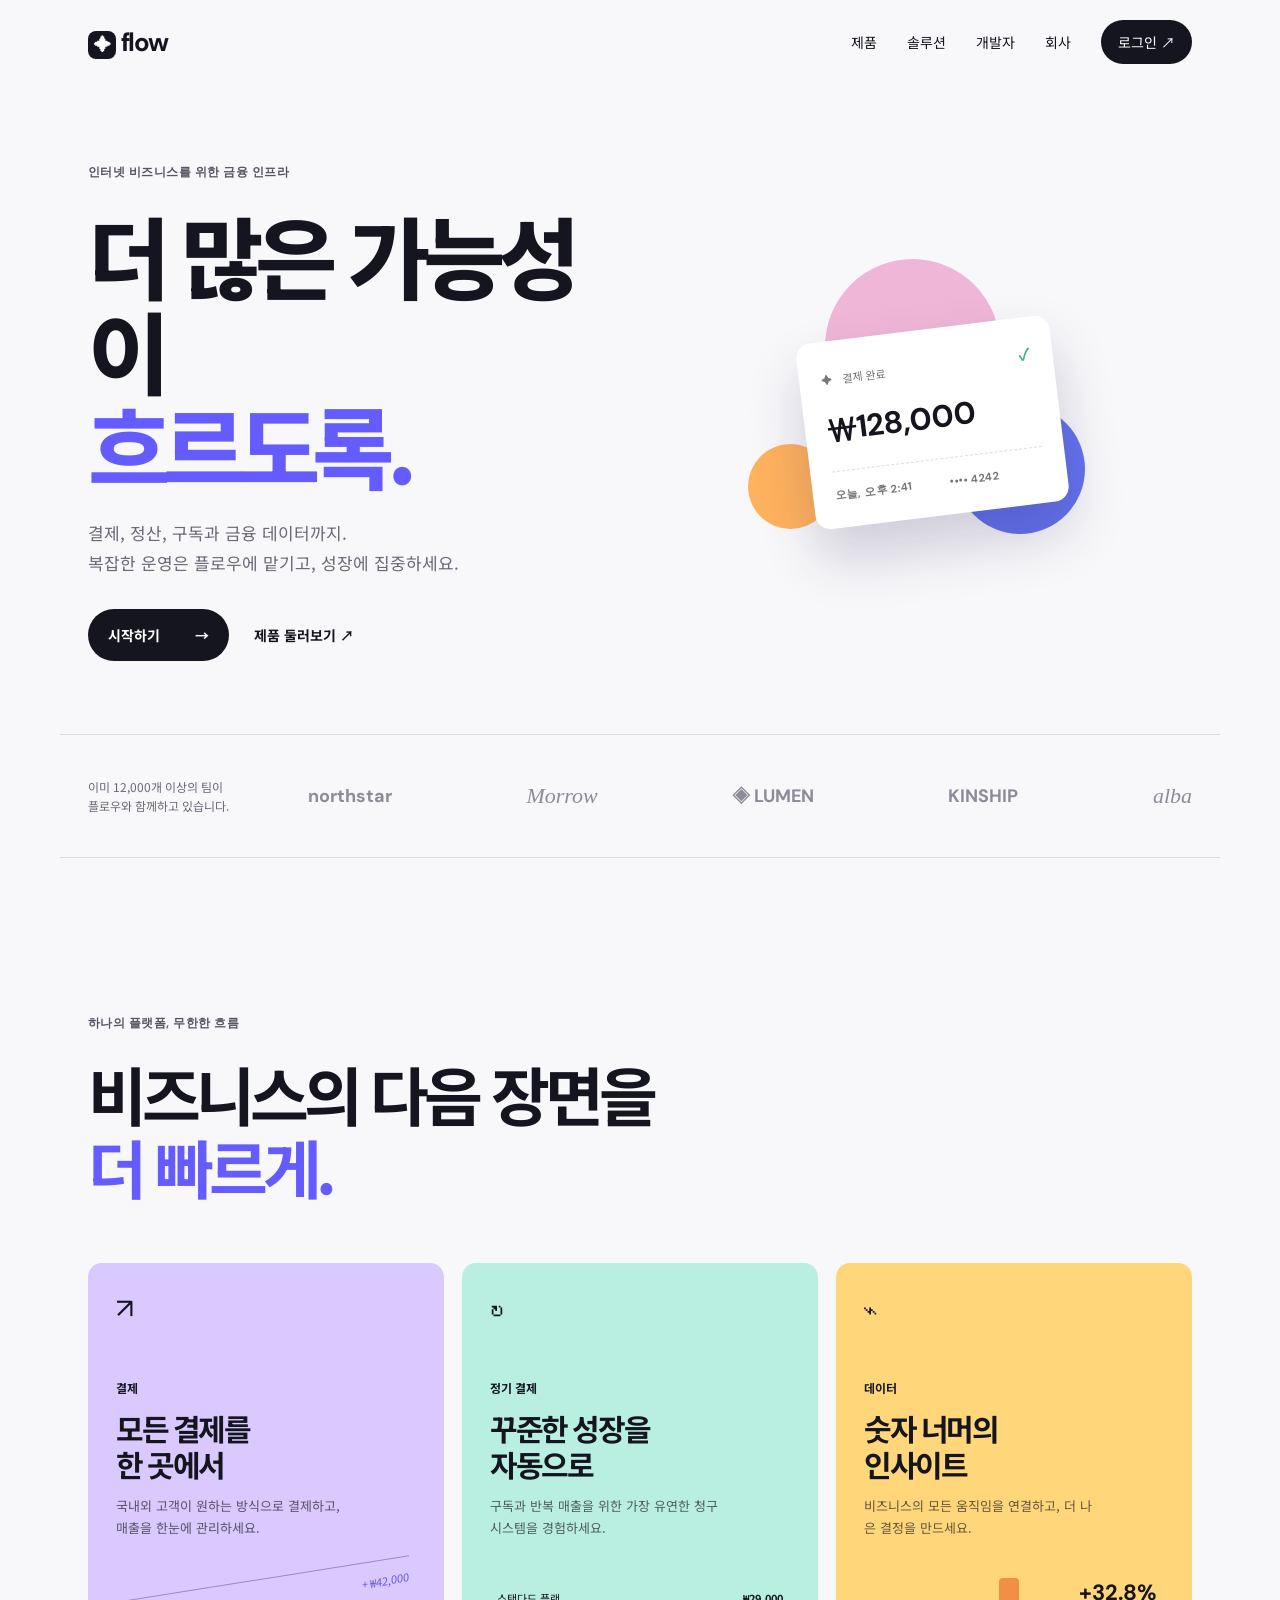
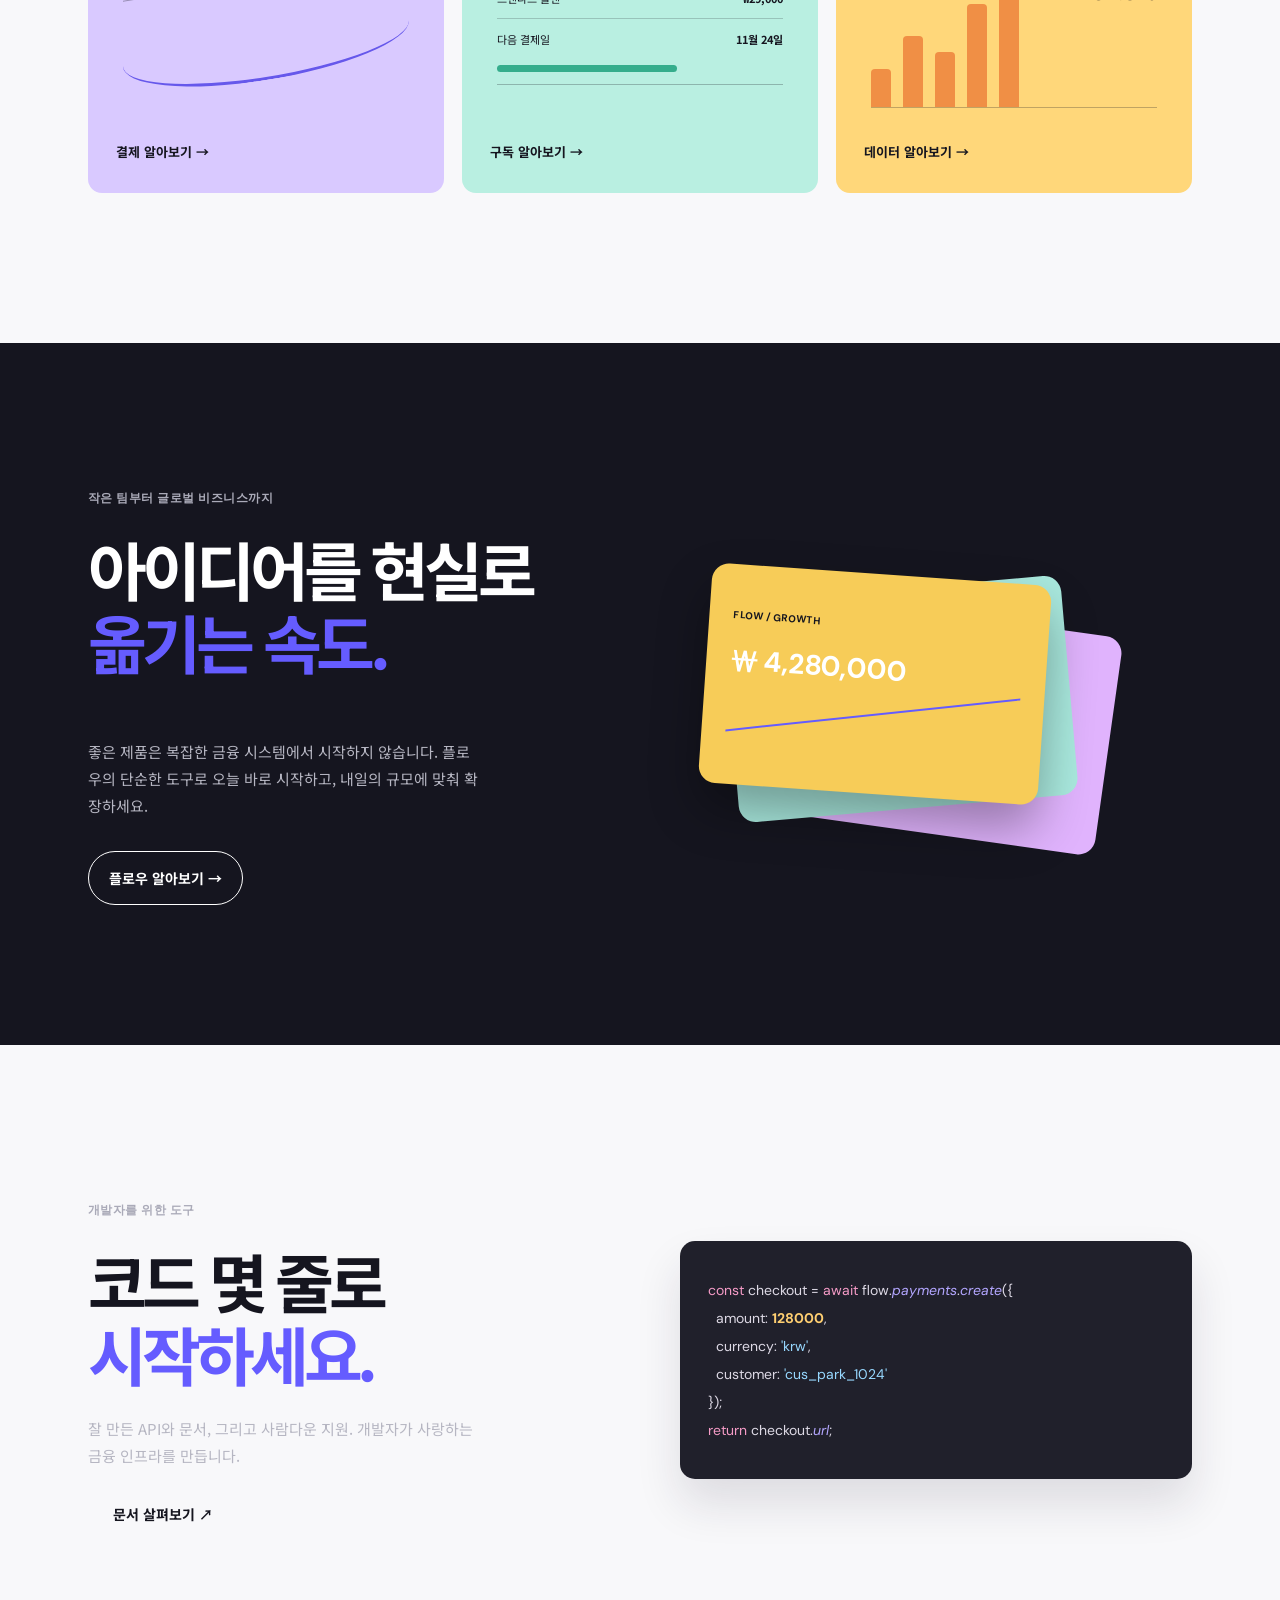
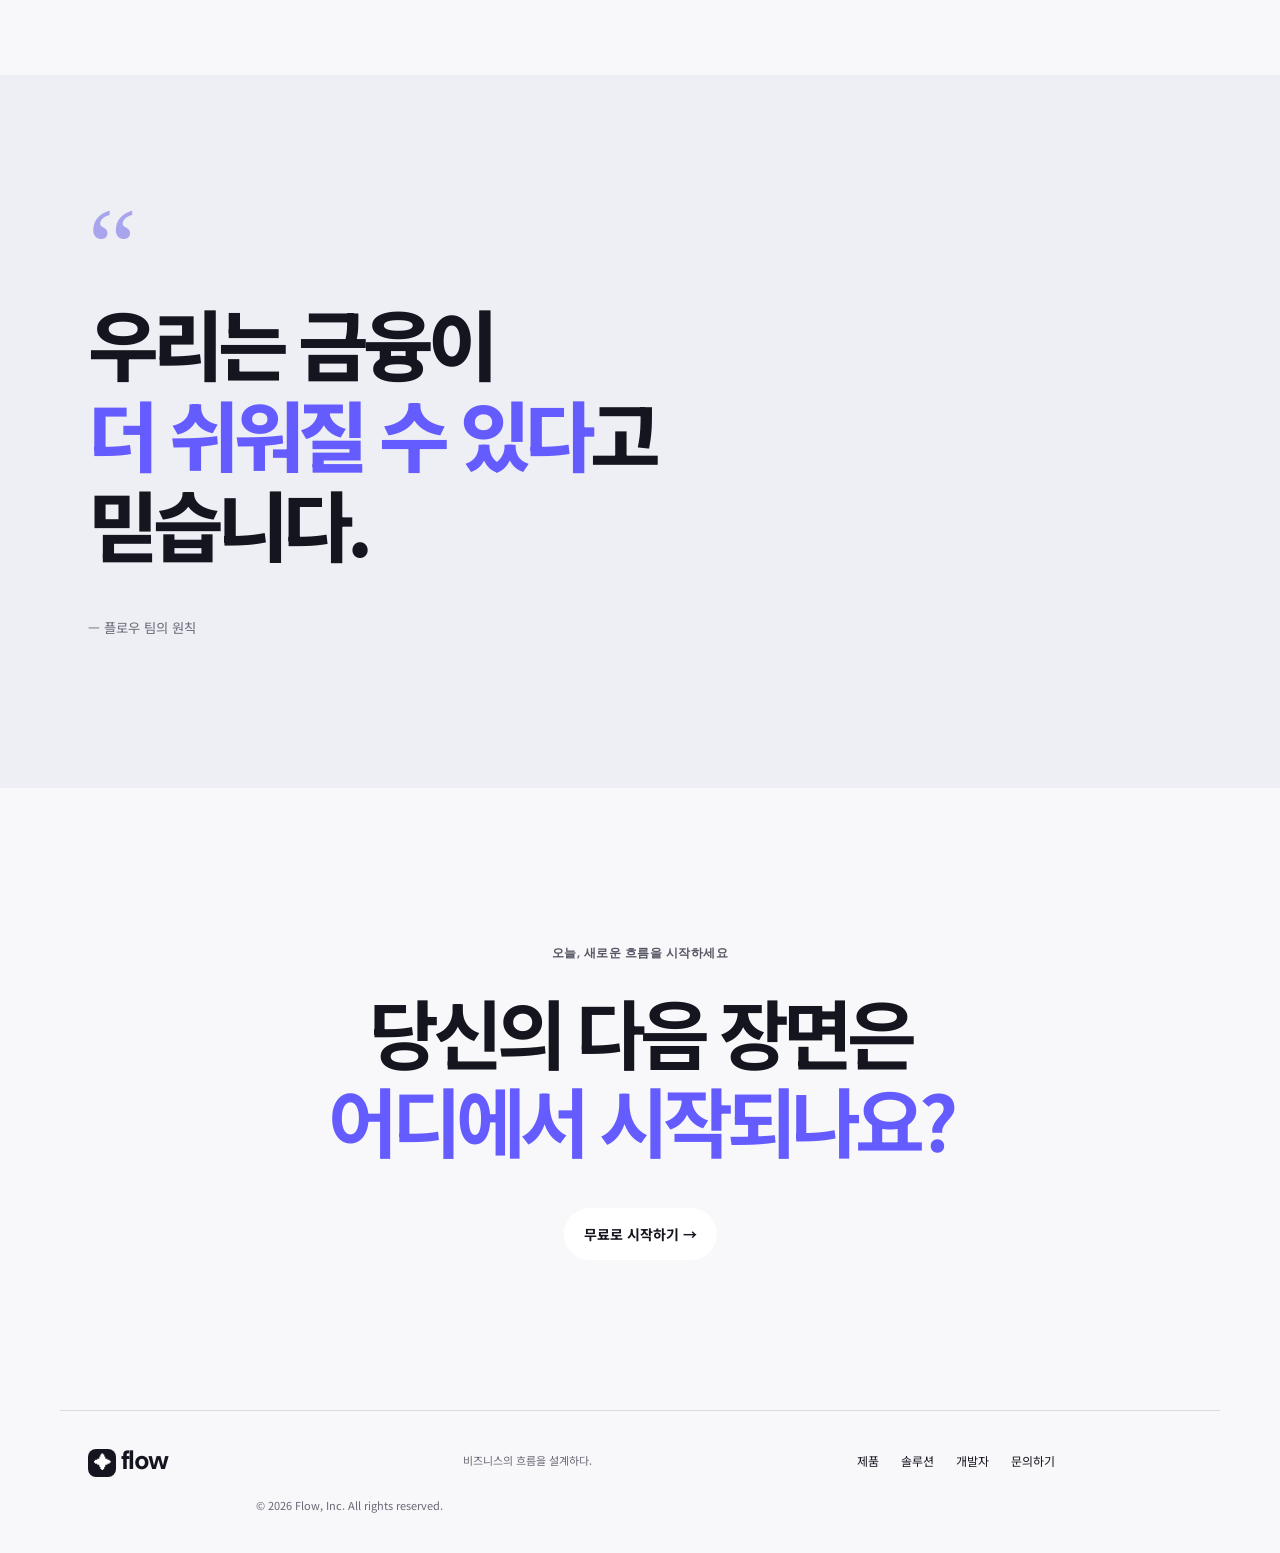
<file: index.html>
<!doctype html>
<html lang="ko">
  <head>
    <meta charset="utf-8" />
    <meta name="viewport" content="width=device-width, initial-scale=1" />
    <meta
      name="description"
      content="비즈니스의 흐름을 설계하는 금융 인프라 플로우."
    />
    <title>플로우 — 비즈니스의 흐름을 설계하다</title>
    <link rel="preconnect" href="https://fonts.googleapis.com" />
    <link rel="preconnect" href="https://fonts.gstatic.com" crossorigin />
    <link
      href="https://fonts.googleapis.com/css2?family=DM+Sans:wght@400;500;700&family=Noto+Sans+KR:wght@400;500;700;800&display=swap"
      rel="stylesheet"
    />
    <link rel="stylesheet" href="style.css" />
    <script src="script.js" defer></script>
  </head>
  <body>
    <div class="page">
      <header>
        <a class="brand" href="#top"><b>✦</b> flow</a
        ><button class="menu" aria-expanded="false" aria-controls="nav">
          메뉴
        </button>
        <nav id="nav">
          <a href="#products">제품</a><a href="#solutions">솔루션</a
          ><a href="#developers">개발자</a><a href="#company">회사</a
          ><a class="login" href="#contact">로그인 ↗</a>
        </nav>
      </header>
      <main id="top">
        <section class="hero wrap">
          <div>
            <small>인터넷 비즈니스를 위한 금융 인프라</small>
            <h1>더 많은 가능성이<br /><em>흐르도록.</em></h1>
            <p>
              결제, 정산, 구독과 금융 데이터까지.<br />복잡한 운영은 플로우에
              맡기고, 성장에 집중하세요.
            </p>
            <a class="button dark" href="#contact">시작하기 <span>→</span></a
            ><a class="text-link" href="#products">제품 둘러보기 ↗</a>
          </div>
          <div class="hero-art">
            <i class="orb pink"></i><i class="orb blue"></i
            ><i class="orb orange"></i>
            <div class="receipt">
              <span>✦　결제 완료　<b>✓</b></span
              ><strong>₩128,000</strong>
              <hr />
              <small>오늘, 오후 2:41　　　 •••• 4242</small>
            </div>
          </div>
        </section>
        <section class="logos wrap">
          <p>이미 12,000개 이상의 팀이<br />플로우와 함께하고 있습니다.</p>
          <div>
            <b>northstar</b><i>Morrow</i><b>◈ LUMEN</b><b>KINSHIP</b><i>alba</i>
          </div>
        </section>
        <section id="products" class="products wrap">
          <small>하나의 플랫폼, 무한한 흐름</small>
          <h2>비즈니스의 다음 장면을<br /><em>더 빠르게.</em></h2>
          <div class="cards">
            <article class="lilac">
              <b class="symbol">↗</b><small>결제</small>
              <h3>모든 결제를<br />한 곳에서</h3>
              <p>
                국내외 고객이 원하는 방식으로 결제하고, 매출을 한눈에
                관리하세요.
              </p>
              <a href="#contact">결제 알아보기 →</a>
              <div class="chart">+ ₩42,000</div>
            </article>
            <article class="mint">
              <b class="symbol">↻</b><small>정기 결제</small>
              <h3>꾸준한 성장을<br />자동으로</h3>
              <p>
                구독과 반복 매출을 위한 가장 유연한 청구 시스템을 경험하세요.
              </p>
              <a href="#contact">구독 알아보기 →</a>
              <div class="sub">
                스탠다드 플랜 <b>₩29,000</b>
                <hr />
                다음 결제일 <b>11월 24일</b><i></i>
              </div>
            </article>
            <article class="yellow">
              <b class="symbol">⌁</b><small>데이터</small>
              <h3>숫자 너머의<br />인사이트</h3>
              <p>비즈니스의 모든 움직임을 연결하고, 더 나은 결정을 만드세요.</p>
              <a href="#contact">데이터 알아보기 →</a>
              <div class="bars">
                <i></i><i></i><i></i><i></i><i></i><b>+32.8%</b>
              </div>
            </article>
          </div>
        </section>
        <section id="solutions" class="solutions">
          <div>
            <small>작은 팀부터 글로벌 비즈니스까지</small>
            <h2>아이디어를 현실로<br /><em>옮기는 속도.</em></h2>
            <p>
              좋은 제품은 복잡한 금융 시스템에서 시작하지 않습니다. 플로우의
              단순한 도구로 오늘 바로 시작하고, 내일의 규모에 맞춰 확장하세요.
            </p>
            <a class="button outline" href="#contact">플로우 알아보기 →</a>
          </div>
          <div class="stack">
            <i></i><i></i>
            <div>
              <small>FLOW / GROWTH</small><strong>₩ 4,280,000</strong>
              <hr />
            </div>
          </div>
        </section>
        <section id="developers" class="developers wrap">
          <div>
            <small>개발자를 위한 도구</small>
            <h2>코드 몇 줄로<br /><em>시작하세요.</em></h2>
            <p>
              잘 만든 API와 문서, 그리고 사람다운 지원. 개발자가 사랑하는 금융
              인프라를 만듭니다.
            </p>
            <a class="text-link" href="#contact">문서 살펴보기 ↗</a>
          </div>
          <pre><span>const</span> checkout = <span>await</span> flow.<i>payments</i>.<i>create</i>({
  amount: <b>128000</b>,
  currency: <u>'krw'</u>,
  customer: <u>'cus_park_1024'</u>
});
<span>return</span> checkout.<i>url</i>;</pre>
        </section>
        <section id="company" class="quote">
          <div>“</div>
          <blockquote>
            우리는 금융이<br /><em>더 쉬워질 수 있다</em>고<br />믿습니다.
          </blockquote>
          <small>— 플로우 팀의 원칙</small>
        </section>
        <section id="contact" class="cta wrap">
          <small>오늘, 새로운 흐름을 시작하세요</small>
          <h2>당신의 다음 장면은<br /><em>어디에서 시작되나요?</em></h2>
          <a class="button light" href="mailto:hello@flow.example"
            >무료로 시작하기 →</a
          >
        </section>
      </main>
      <footer class="wrap">
        <a class="brand" href="#top"><b>✦</b> flow</a
        ><span>비즈니스의 흐름을 설계하다.</span>
        <nav>
          <a href="#products">제품</a><a href="#solutions">솔루션</a
          ><a href="#developers">개발자</a
          ><a href="mailto:hello@flow.example">문의하기</a>
        </nav>
        <small>© 2026 Flow, Inc. All rights reserved.</small>
      </footer>
    </div>
  </body>
</html>
</file>
<file: style.css>
:root {
  --ink: #15151f;
  --muted: #696977;
  --line: #15151f1f;
  --purple: #655cff;
}
* {
  box-sizing: border-box;
}
html {
  scroll-behavior: smooth;
}
body {
  margin: 0;
  background: #f8f8fa;
  color: var(--ink);
  font-family: "Noto Sans KR", sans-serif;
}
.page {
  overflow: hidden;
}
a {
  color: inherit;
  text-decoration: none;
}
.wrap,
header {
  max-width: 1160px;
  margin: auto;
  padding-left: 28px;
  padding-right: 28px;
}
header {
  height: 84px;
  display: flex;
  align-items: center;
  justify-content: space-between;
}
.brand {
  font: 700 26px "DM Sans";
  letter-spacing: -1.5px;
}
.brand b {
  display: inline-grid;
  place-items: center;
  background: var(--ink);
  color: #fff;
  border-radius: 8px;
  width: 28px;
  height: 28px;
  font-size: 17px;
}
header nav {
  display: flex;
  align-items: center;
  gap: 30px;
  font-size: 14px;
}
.login {
  background: var(--ink);
  color: #fff;
  border-radius: 100px;
  padding: 12px 17px;
}
.menu {
  display: none;
}
.hero {
  min-height: 650px;
  display: grid;
  grid-template-columns: 1fr 1fr;
  align-items: center;
}
.hero small,
.products > small,
.solutions small,
.developers small,
.cta > small {
  font: 700 12px "DM Sans";
  letter-spacing: 0.04em;
  text-transform: uppercase;
  color: #555563;
}
.hero h1 {
  font-size: clamp(56px, 7vw, 92px);
  line-height: 1.06;
  letter-spacing: -0.08em;
  margin: 26px 0;
  font-weight: 800;
}
.hero em,
h2 em,
.quote em,
.cta em {
  font-style: normal;
  color: var(--purple);
}
.hero p {
  font-size: 17px;
  line-height: 1.8;
  color: var(--muted);
  margin: 0 0 30px;
}
.button {
  display: inline-flex;
  gap: 35px;
  padding: 16px 20px;
  border-radius: 100px;
  font-size: 14px;
  font-weight: 700;
  transition: 0.2s;
}
.button:hover {
  transform: translateY(-3px);
  box-shadow: 0 10px 20px #0002;
}
.dark {
  background: var(--ink);
  color: #fff;
}
.light {
  background: #fff;
}
.outline {
  border: 1px solid #fff;
  color: #fff;
}
.text-link {
  margin-left: 25px;
  font-size: 14px;
  font-weight: 700;
}
.hero-art {
  height: 530px;
  position: relative;
}
.orb {
  position: absolute;
  border-radius: 50%;
}
.pink {
  width: 175px;
  height: 175px;
  background: #efb6d7;
  top: 115px;
  left: 185px;
}
.blue {
  width: 130px;
  height: 130px;
  background: #6473ee;
  top: 260px;
  left: 315px;
}
.orange {
  width: 85px;
  height: 85px;
  background: #ffb25e;
  top: 300px;
  left: 108px;
}
.receipt {
  position: absolute;
  background: #fff;
  width: 255px;
  padding: 24px 22px;
  border-radius: 15px;
  box-shadow: 0 30px 55px #28195033;
  top: 185px;
  left: 165px;
  transform: rotate(-7deg);
}
.receipt span,
.receipt small {
  font-size: 11px;
  color: #777;
}
.receipt span b {
  float: right;
  color: #4aaf87;
  font-size: 16px;
}
.receipt > strong {
  display: block;
  font: 700 31px "DM Sans";
  margin: 20px 0;
}
.receipt hr {
  border: 0;
  border-top: 1px dashed #ddd;
}
.logos {
  display: grid;
  grid-template-columns: 220px 1fr;
  align-items: center;
  border-block: 1px solid var(--line);
  padding-top: 30px;
  padding-bottom: 30px;
  color: var(--muted);
}
.logos p {
  font-size: 12px;
  line-height: 1.6;
}
.logos div {
  display: flex;
  justify-content: space-between;
  align-items: center;
  font: 700 18px "DM Sans";
  color: #8c8c99;
}
.logos i {
  font: italic 22px Georgia;
}
.products {
  padding-top: 150px;
  padding-bottom: 150px;
}
.products h2,
.solutions h2,
.developers h2 {
  font-size: clamp(42px, 5vw, 66px);
  line-height: 1.14;
  letter-spacing: -0.08em;
  margin: 25px 0 60px;
}
.cards {
  display: grid;
  grid-template-columns: repeat(3, 1fr);
  gap: 18px;
}
.cards article {
  min-height: 530px;
  border-radius: 14px;
  padding: 27px 28px;
  position: relative;
  overflow: hidden;
}
.lilac {
  background: #d9c9ff;
}
.mint {
  background: #b9efe1;
}
.yellow {
  background: #ffd77a;
}
.symbol {
  font: 28px "DM Sans";
}
.cards small {
  display: block;
  font-size: 12px;
  font-weight: 700;
  margin: 52px 0 15px;
}
.cards h3 {
  font-size: 30px;
  line-height: 1.18;
  letter-spacing: -0.08em;
  margin: 0;
}
.cards p {
  font-size: 13px;
  line-height: 1.7;
  color: #15151fa8;
  max-width: 230px;
}
.cards article > a {
  position: absolute;
  bottom: 32px;
  font-size: 13px;
  font-weight: 700;
}
.chart,
.sub,
.bars {
  position: absolute;
  left: 35px;
  right: 35px;
  top: 315px;
}
.chart {
  height: 90px;
  border-top: 1px solid #15151f55;
  color: #6658eb;
  text-align: right;
  padding-top: 12px;
  font-size: 11px;
  transform: skewY(-9deg);
}
.chart:after {
  content: "";
  display: block;
  height: 70px;
  border-bottom: 3px solid #6658eb;
  border-radius: 50%;
}
.sub {
  font-size: 11px;
  border-bottom: 1px solid #15151f44;
  padding: 12px 0;
}
.sub b {
  float: right;
}
.sub hr {
  border: 0;
  border-top: 1px solid #15151f33;
  margin: 12px 0;
}
.sub i {
  display: block;
  background: #35ad8c;
  width: 63%;
  height: 7px;
  border-radius: 9px;
  margin-top: 18px;
}
.bars {
  height: 130px;
  display: flex;
  align-items: end;
  gap: 12px;
  border-bottom: 1px solid #15151f44;
}
.bars i {
  width: 20px;
  background: #f08f45;
  border-radius: 4px 4px 0 0;
}
.bars i:nth-child(1) {
  height: 30%;
}
.bars i:nth-child(2) {
  height: 55%;
}
.bars i:nth-child(3) {
  height: 43%;
}
.bars i:nth-child(4) {
  height: 80%;
}
.bars i:nth-child(5) {
  height: 100%;
}
.bars b {
  position: absolute;
  right: 0;
  top: 0;
  font: 700 22px "DM Sans";
}
.solutions {
  background: var(--ink);
  color: #fff;
  max-width: none;
  padding: 140px max(28px, calc((100% - 1104px) / 2));
  display: grid;
  grid-template-columns: 1fr 1fr;
  gap: 80px;
  align-items: center;
}
.solutions small,
.developers small {
  color: #aaaab8;
}
.solutions p,
.developers p {
  color: #b6b6c2;
  line-height: 1.8;
  max-width: 390px;
  font-size: 15px;
  margin: 0 0 32px;
}
.stack {
  height: 350px;
  position: relative;
}
.stack i,
.stack div {
  position: absolute;
  width: 340px;
  height: 220px;
  border-radius: 17px;
}
.stack i:first-child {
  background: #e0b3fd;
  transform: rotate(8deg);
  top: 95px;
  left: 90px;
}
.stack i:nth-child(2) {
  background: #a9e9de;
  transform: rotate(-5deg);
  top: 70px;
  left: 50px;
}
.stack div {
  background: #f7cc58;
  top: 55px;
  left: 25px;
  padding: 24px;
  transform: rotate(4deg);
  box-shadow: 0 25px 50px #0005;
}
.stack div small {
  display: block;
  color: #15151f;
  margin: 20px 0;
  font: 700 10px "DM Sans";
}
.stack strong {
  font: 700 28px "DM Sans";
}
.stack hr {
  margin-top: 25px;
  border: 0;
  border-bottom: 2px solid var(--purple);
  transform: skewY(-10deg);
}
.developers {
  display: grid;
  grid-template-columns: 1fr 1fr;
  gap: 80px;
  align-items: center;
  padding-top: 150px;
  padding-bottom: 150px;
}
.developers h2 {
  margin-bottom: 25px;
}
.developers pre {
  background: #20202b;
  border-radius: 15px;
  color: #ddd9e5;
  padding: 35px 28px;
  font: 14px/2 "DM Sans";
  box-shadow: 0 25px 45px #1e19301f;
}
.developers pre span {
  color: #f59bc7;
}
.developers pre i {
  color: #b3a6ff;
}
.developers pre b {
  color: #ffcf71;
}
.developers pre u {
  color: #97d8ff;
  text-decoration: none;
}
.quote {
  background: #eeeef5;
  padding: 150px max(28px, calc((100% - 1104px) / 2));
}
.quote > div {
  font: 110px Georgia;
  color: #a9a5ec;
  line-height: 0.4;
}
.quote blockquote {
  font-size: clamp(38px, 6vw, 78px);
  letter-spacing: -0.08em;
  line-height: 1.18;
  margin: 28px 0 45px;
  font-weight: 800;
}
.quote small {
  color: var(--muted);
}
.cta {
  text-align: center;
  padding-top: 150px;
  padding-bottom: 150px;
}
.cta h2 {
  font-size: clamp(42px, 6vw, 76px);
  line-height: 1.16;
  letter-spacing: -0.08em;
  margin: 25px 0 45px;
}
footer {
  border-top: 1px solid var(--line);
  padding-top: 32px;
  padding-bottom: 40px;
  display: grid;
  grid-template-columns: 1.5fr 1fr 2fr;
  gap: 20px;
  align-items: center;
}
footer > span,
footer > small {
  font-size: 11px;
  color: var(--muted);
}
footer nav {
  display: flex;
  justify-content: center;
  gap: 22px;
  font-size: 12px;
}
footer > small {
  text-align: right;
}
@media (max-width: 800px) {
  header {
    height: 72px;
  }
  .menu {
    display: block;
    border: 0;
    background: none;
    font: 11px "Noto Sans KR";
  }
  header nav {
    display: none;
    position: absolute;
    top: 65px;
    left: 20px;
    right: 20px;
    flex-direction: column;
    align-items: flex-start;
    background: #fff;
    padding: 20px;
    border-radius: 14px;
    box-shadow: 0 12px 30px #0002;
    gap: 18px;
    z-index: 10;
  }
  header nav.open {
    display: flex;
  }
  .login {
    width: 100%;
    text-align: center;
  }
  .hero {
    display: block;
    padding-top: 70px;
    padding-bottom: 70px;
  }
  .hero h1 {
    font-size: 58px;
  }
  .hero-art {
    height: 370px;
    transform: scale(0.78);
    transform-origin: top left;
    width: 130%;
    margin-top: 35px;
  }
  .logos {
    grid-template-columns: 1fr;
    gap: 20px;
  }
  .logos div {
    gap: 16px;
    flex-wrap: wrap;
  }
  .products,
  .developers {
    padding-top: 90px;
    padding-bottom: 90px;
  }
  .products h2 {
    margin-bottom: 35px;
  }
  .cards {
    grid-template-columns: 1fr;
  }
  .cards article {
    min-height: 480px;
  }
  .solutions,
  .developers {
    grid-template-columns: 1fr;
    gap: 40px;
  }
  .solutions {
    padding-top: 90px;
    padding-bottom: 90px;
  }
  .stack {
    transform: scale(0.78);
    transform-origin: left;
    margin-bottom: -70px;
  }
  .developers {
    padding-inline: 28px;
  }
  .developers pre {
    font-size: 12px;
  }
  .quote {
    padding-top: 90px;
    padding-bottom: 90px;
  }
  footer {
    grid-template-columns: 1fr 1fr;
  }
  footer > span {
    display: none;
  }
  footer nav {
    justify-content: flex-start;
    grid-column: 1/-1;
    order: 3;
  }
  footer > small {
    text-align: left;
    grid-column: 1/-1;
    order: 4;
  }
}
</file>
